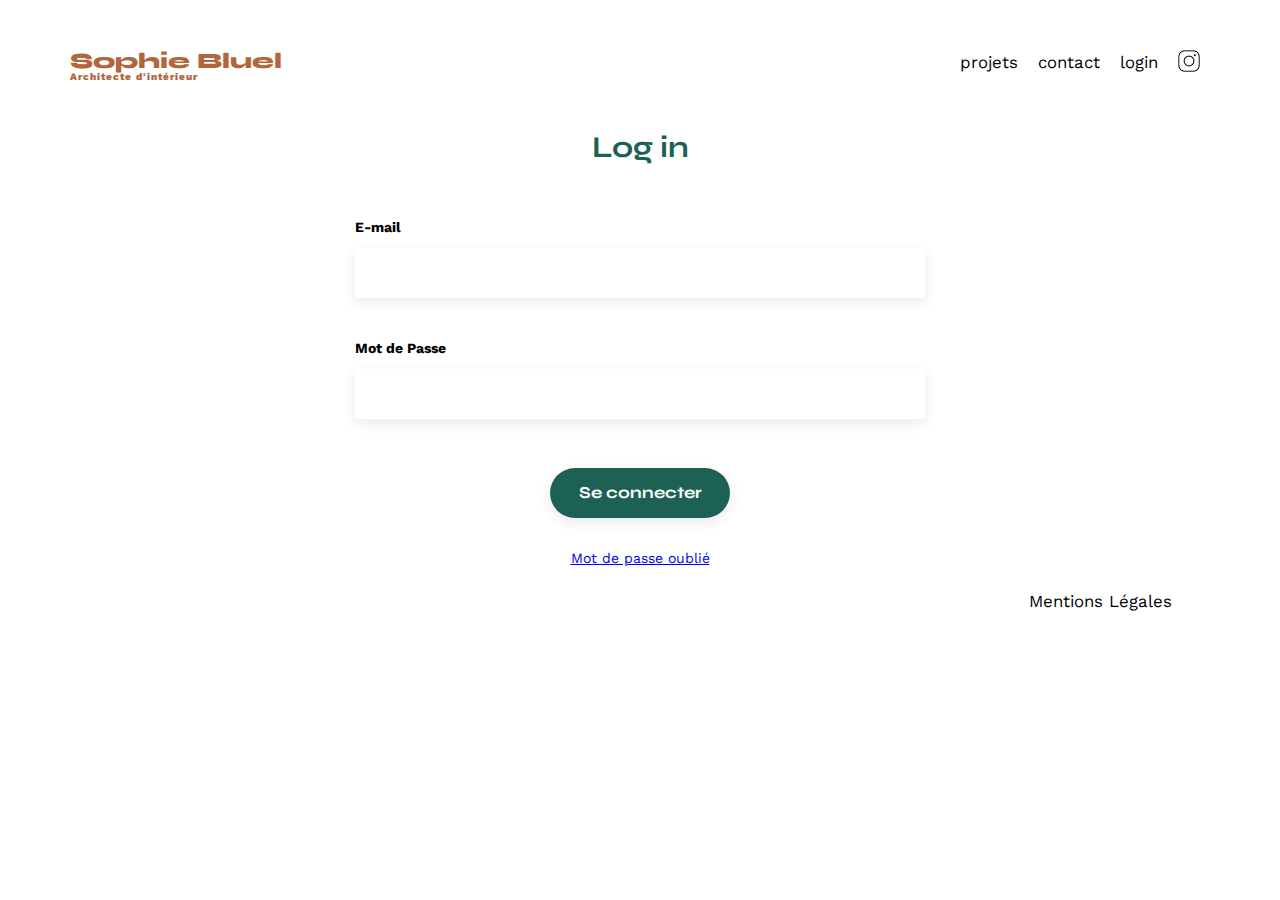
<file: FrontEnd/Connexion.html>
<!DOCTYPE html>
<html lang="fr">

<head>
    <meta charset="UTF-8">
    <meta name="viewport" content="width=device-width, initial-scale=1.0">
    <link rel="preconnect" href="https://fonts.googleapis.com">
    <link rel="preconnect" href="https://fonts.gstatic.com" crossorigin>
    <link href="https://fonts.googleapis.com/css2?family=Syne:wght@700;800&family=Work+Sans&display=swap"
        rel="stylesheet">
    <meta name="description" content="">
    <link rel="stylesheet" href="./assets/style.css">
    <script type="module" src="./js/connexion.js" defer></script>

<body>
    <header>
        <h1>
            <a href="./index.html" class="sophie-link">
                Sophie Bluel<br><span>Architecte d'intérieur</span>
            </a>
        </h1>
        <nav>
            <ul>
                <li><a href="./index.html#portfolio">projets</a></li>
                <li><a href="./index.html#contact">contact</a></li>
                <li><a href="#login">login</a></li>
                <li><img src="./assets/icons/instagram.png" alt="Instagram"></li>
            </ul>
        </nav>
    </header>

    <section id="login">
        <h2>Log in</h2>
        <form action="#" method="post">
            <label for="email">E-mail</label>
            <input type="email" name="email" id="email">
            <label for="password">Mot de Passe</label>
            <input type="password" name="password" id="password">
            <input type="submit" value="Se connecter">
        </form>
        <p><a href="#">Mot de passe oublié</a></p>
    </section>
    <footer>
        <nav>
            <ul>
                <li>Mentions Légales</li>
            </ul>
        </nav>
    </footer>
</body>

</html>
</file>
<file: FrontEnd/assets/style.css>
/* http://meyerweb.com/eric/tools/css/reset/
   v2.0 | 20110126
   License: none (public domain)
*/

html, body, div, span, applet, object, iframe,
h1, h2, h3, h4, h5, h6, p, blockquote, pre,
a, abbr, acronym, address, big, cite, code,
del, dfn, em, img, ins, kbd, q, s, samp,
small, strike, strong, sub, sup, tt, var,
b, u, i, center,
dl, dt, dd, ol, ul, li,
fieldset, form, label, legend,
table, caption, tbody, tfoot, thead, tr, th, td,
article, aside, canvas, details, embed,
figure, figcaption, footer, header, hgroup,
menu, nav, output, ruby, section, summary,
time, mark, audio, video {
	margin: 0;
	padding: 0;
	border: 0;
	font-size: 100%;
	font: inherit;
	vertical-align: baseline;
}
/* HTML5 display-role reset for older browsers */
article, aside, details, figcaption, figure,
footer, header, hgroup, menu, nav, section {
	display: block;
}
body {
	line-height: 1;
}
ol, ul {
	list-style: none;
}
blockquote, q {
	quotes: none;
}
blockquote:before, blockquote:after,
q:before, q:after {
	content: '';
	content: none;
}
table {
	border-collapse: collapse;
	border-spacing: 0;
}
/** end reset css**/
body {
	max-width: 1140px;
	margin:auto;
	font-family: 'Work Sans' ;
	font-size: 14px;
	background-color: white;
}
header {
	display: flex;
	justify-content: space-between;
	margin: 50px 0
}

header img {
	width: 22px;
	height: 22px;
}

section {
	margin: 50px 0
}

h1{
	display: flex;
	flex-direction: column;
	font-family: 'Syne';
	font-size: 22px;
	font-weight: 800;
	color: #B1663C
}

h1 > span {
	font-family: 'Work Sans';
	font-size:10px;
	letter-spacing: 0.1em;
;
}

h2{
	font-family: 'Syne';
	font-weight: 700;
	font-size: 30px;
	color: #1D6154
}
nav ul {
	display: flex;
	align-items: center;
	list-style-type: none;

}
nav li {
	padding: 0 10px;
	font-size: 1.2em;
	
}

nav a {
		text-decoration: none;
		color: black;

}

nav a:hover {
	color: #B1663C;
}

li:hover {
	color: #B1663C;
}
#introduction {
	display: flex;
	align-items: center;
}
#introduction figure {
	flex: 1
}
#introduction img {
	display: block;
	margin: auto;
	width: 80%;
}

#introduction article {
	flex: 1
}
#introduction h2 {
	margin-bottom: 1em;
}

#introduction p {
	margin-bottom: 0.5em;
}
#portfolio h2 {
	text-align: center;
	margin-bottom: 1em;
}
.gallery {
	width: 100%;
	display: grid;
	grid-template-columns: 1fr 1fr 1fr;
	grid-column-gap: 20px;
	grid-row-gap: 20px;
}

.gallery img {
	width: 100%;
	height: 407px;

}
#contact {
	width: 50%;
margin: auto;
}
#contact > * {
	text-align: center;

}
#contact h2{
	margin-bottom: 20px;
}
#contact form {
	text-align: left;
	margin-top:30px;
	display: flex;
	flex-direction: column;
}

#contact input {
	height: 50px;
	font-size: 1.2em;
	border: none;
	box-shadow: 0px 4px 14px rgba(0, 0, 0, 0.09);
}
#contact label {
	margin: 2em 0 1em 0;
}
#contact textarea {
	border: none;
	box-shadow: 0px 4px 14px rgba(0, 0, 0, 0.09);
}

input[type="submit"]{
	font-family: 'Syne';
	font-weight: 700;
	color: white;
	background-color: #1D6154;
	margin : 2em auto ;
	width: 180px;
	text-align: center;
	border-radius: 60px ;
}

footer nav ul {
	display: flex;
	justify-content: flex-end;
	margin: 2em
}

/* CODE CSS RAJOUTER */

/* CODE CSS INDEX */

.categorie_filtre {
	display: flex;
	justify-content: center;
	align-items: center;
	gap: 0.93rem;
	height: 6.25rem;
}

.categorie_filtre button {
	background-color: #fefef8;
	padding: 0.56rem 1.25rem;
	border: 0.06rem solid #1d6154;
	border-radius: 1.56rem;
	color: #1d6154;
	font-weight: 700;
	font-size: 1.2rem;
	font-family: Syne;
	cursor: pointer;
}

.categorie_filtre button:focus {
	background-color: #1d6154;
	color: white;
}

#login {
	width: 50%;
margin: auto;
}
#login > * {
	text-align: center;

}
#login h2{
	margin-bottom: 20px;
}
#login form {
	text-align: left;
	margin-top:30px;
	display: flex;
	flex-direction: column;
}

#login input {
	height: 50px;
	font-size: 1.2em;
	border: none;
	box-shadow: 0px 4px 14px rgba(0, 0, 0, 0.09);
}
#login label {
	margin: 2em 0 1em 0;
}
#login textarea {
	border: none;
	box-shadow: 0px 4px 14px rgba(0, 0, 0, 0.09);
}

.sophie-link{
	text-decoration: none;
	display: flex;
	flex-direction: column;
	font-family: 'Syne';
	font-size: 22px;
	font-weight: 800;
	color: #B1663C}

.sophie-link > span {	
	font-family: 'Work Sans';
	font-size:10px;
	letter-spacing: 0.1em;
}

.sophie-link:hover {
	color: black;
}

nav a {
	text-decoration: none;
	color: black;

}

nav a:hover {
color: #B1663C;
}

#modifier-button {
    display: flex;
    align-items: center;
    gap: 8px;
	font-size: 14px;
	font-family: 'Work Sans';
    background: none;
    border: none;
    cursor: pointer;
    color: #000;
}

#barreNoireid {
	background-color: black; 
	/* position: fixed;  */
	position: absolute;
	top: 0;
	left: 0;
	width: 100%; 
	height: 40px; 
  }

.barreNoireid-content {
	display: flex;
	justify-content: center; 
	align-items: center; 
	height: 100%; 
  	color: white;
}
  
  .barreNoireid-content i {
	margin-right: 21px; 
  }

  .section-projets {
    display: flex; /* Utilisation de Flexbox */
    align-items: baseline; /* Alignement vertical centré */
    justify-content: center;
    gap: 10px; /* Espacement entre le titre et le bouton */
}

.titre-projets {
    font-family: 'Syne';
    font-weight: 700;
    font-size: 30px;
    color: #1D6154;
    margin: 0; /* Retirer les marges par défaut de h2 */
	line-height: 1;
}

.btn-modifier {
    display: flex;
    align-items: center; /* Centrage vertical de l'icône et du texte */
    font-size: 16px; /* Taille du texte */
    color: #000;
    cursor: pointer;
}

.icon-modifier {
    font-size: 20px; 
    margin-right: 5px; /* Espacement entre l'icône et le texte */
    position: relative; /* Permet des ajustements fins */
    top: 1px; /* Ajustement fin vertical pour aligner l'icône */
}

/* CSS MODALE */

.titlemodale {
    display: flex;
    justify-content: center;
    align-items: center;
	font-size: 26px;
	font-family:sans-serif;
    width: 100%; /* Assurez-vous que le conteneur occupe toute la largeur */
}

.buttonmodale {
	display: flex;
	justify-content: center;
	align-items: center; 
	font-size: 14px;
	color: white;
	background-color: #1D6154;
	margin : 2em auto ;
	text-align: center;
	border-radius: 60px ;
	height: 36px;
	width: 237px;
	cursor: pointer;
	font-family: 'Syne';
}

.gallery-modale {
    display: grid;
	grid-template-columns: 1fr 1fr 1fr 1fr 1fr;
    grid-column-gap: 8px;
	grid-row-gap:19.9px ;
}

.gallery-modale figure {
    position: relative;
}

.gallery-modale img {
    width: 76.61px;
	height: 102.57px;
    display: block;
}

.delete-icon {
    position: absolute;
    top: 8px;
    background: #000;
    border: none;
    padding: 0.4em;
    cursor: pointer;
    display: flex;
	left: 50px;
}

.delete-icon i {
    color: rgb(255, 255, 255); /* Couleur de la corbeille */
}

.categoryId {
	width: 420px; 
	height: 51px; 
	display: flex;
	justify-content: center;
}

.titleprojet {
	width: 420px; 
	height: 51px; 
	display: flex;
	justify-content: center;
}


label {
    display: block;
    margin-bottom: 5px;
    font-weight: bold;
}

input, select {
    width: 100%;        
    padding:10px;      
    margin-bottom: 15px;
    border: 1px solid #ccc;
    border-radius: 4px;
    box-sizing: border-box; 
	box-shadow: 0 4px 10px rgba(0, 0, 0, 0.1);
}

.form-container {
    display: flex;
    justify-content: center; 
    align-items: center;    
    height: 100vh;          
    margin: 0 auto;         
}

.image-upload-container {
    display: flex;
    flex-direction: column;
    align-items: center;
    justify-content: center;
    max-width: 400px;
    margin: 0 auto 20px auto; 
    background-color: #eef5f9; 
    border-radius: 8px; 
    padding: 20px;
    box-shadow: 0 2px 6px rgba(0, 0, 0, 0.1); 
}

.image-upload-box {
    display: flex;
    align-items: center;
    justify-content: center;
    cursor: pointer;
    color: #849cb3;
    border: 1px solid #cbd5e0; 
    border-radius: 50px;
    background-color: #dfeaf2; 
    width: 173px;
	height: 36px;
}


.image-upload-box p {
    margin: 0;
    font-size: 14px;
    font-weight: bold;
    text-align: center;
}

.image-upload-container small {
    margin-top: 10px;
    font-size: 12px;
    color: #849cb3;
}

.imagedefaut {display: flex;
    flex-direction: column;
    align-items: center;
    color: #B9C5CC; 
    padding: 10px 20px;
    }

.imagedefaut i {
		font-size: 40px;
	}

	
/* Modale1 */

.modal {
    display: none; 
    position: fixed;
    top: 50%;
    left: 50%;
    transform: translate(-50%, -50%);
    width: 630px; 
    max-height: 90%; 
    overflow: auto; 
    background-color: #fff; 
    border-radius: 8px; 
    box-shadow: 0 4px 10px rgba(0, 0, 0, 0.2); 
    z-index: 1000; 
}

.modal-content {
    background-color: #fff;
    border: 1px solid #000000;
	padding: 20px;

}

.close {
    color: #000000;
    font-size: 50px;
	position: absolute;
    top: 10;
}

.close:hover,
.close:focus {
    color: rgb(255, 0, 0);
    text-decoration: none;
    cursor: pointer;
}

.lignemodale {
width: 420px;
}

/* Fin Modale1 */


/* Modale2 */

.modal2 {
    display: none; 
    position: fixed;
    top: 50%;
    left: 50%;
    transform: translate(-50%, -50%);
    width: 630px; 
    max-height: 90%; 
    overflow: auto; 
	background-color: #fff;  
    border-radius: 8px; 
    box-shadow: 0 4px 10px rgba(0, 0, 0, 0.2); 
    z-index: 1000; 
};

.modal2-content {
    background-color: #fff;
    border: 1px solid #000000;

}

.close2 {
    color: #000000;
    font-size: 50px;
}

.close2:hover,
.close2:focus {
    color: rgb(255, 0, 0);
    text-decoration: none;
    cursor: pointer;
}

/* Fin Modale2 */
</file>
